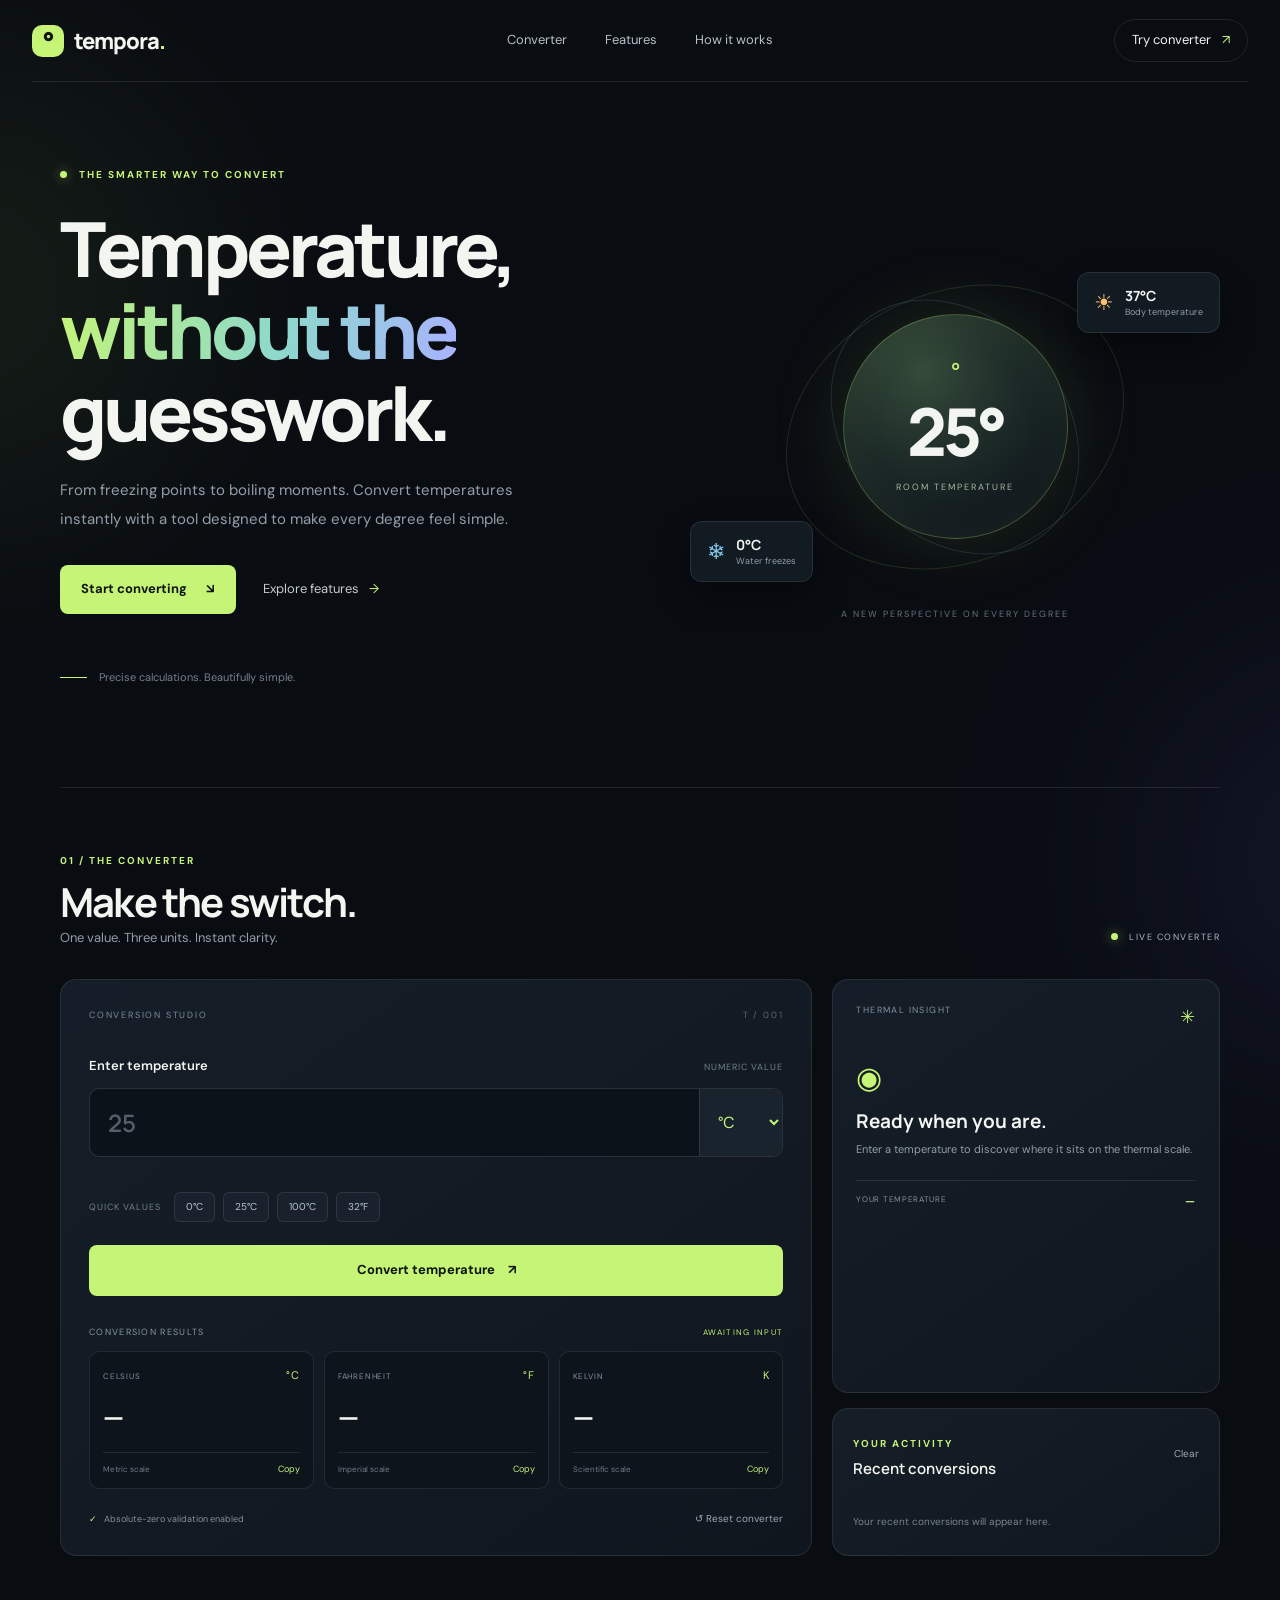
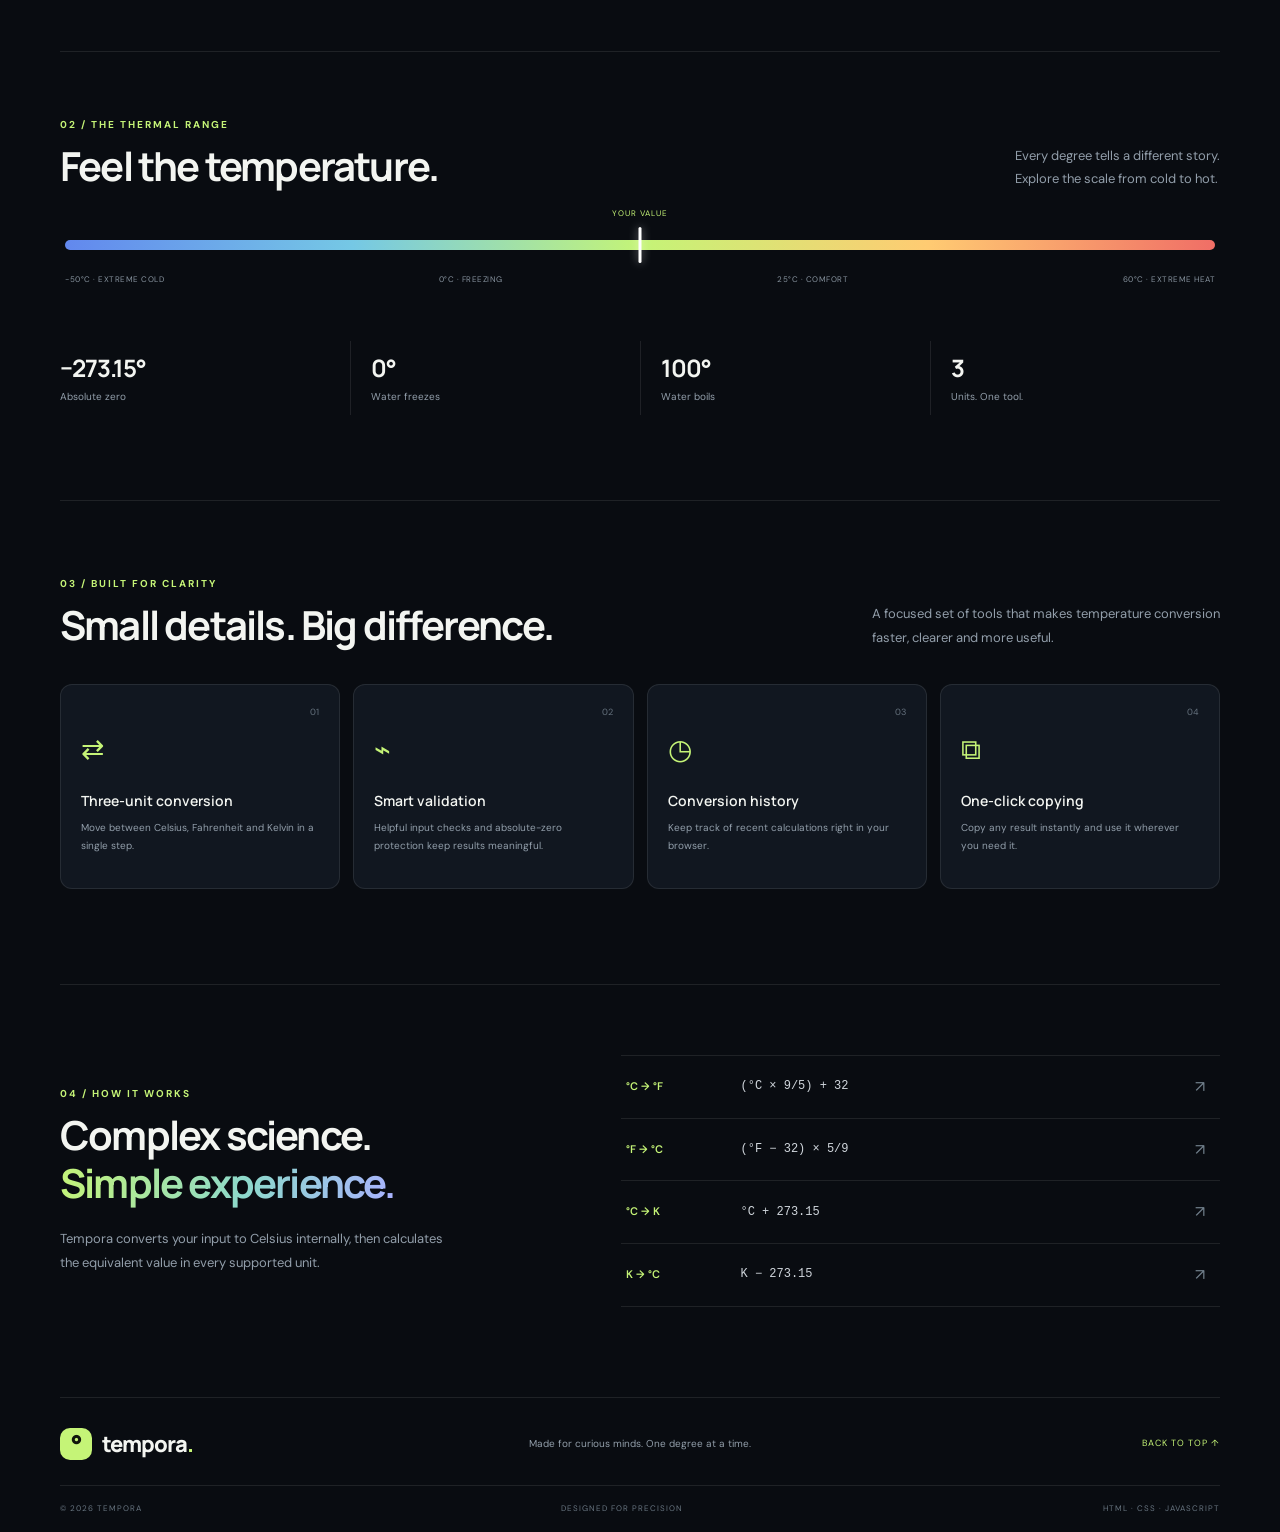
<file: WebDev-L1-Task3-Temperature-Converter-Website/index.html>
<!DOCTYPE html>
<html lang="en">
<head>
  <meta charset="UTF-8">
  <meta name="viewport" content="width=device-width, initial-scale=1.0">
  <meta name="description" content="Tempora — a smarter, more beautiful way to convert temperatures.">
  <title>Tempora — Temperature, Simplified</title>
  <link rel="preconnect" href="https://fonts.googleapis.com">
  <link rel="preconnect" href="https://fonts.gstatic.com" crossorigin>
  <link href="https://fonts.googleapis.com/css2?family=DM+Sans:wght@400;500;600;700&family=Manrope:wght@400;500;600;700;800&display=swap" rel="stylesheet">
  <link rel="stylesheet" href="style.css">
  <script src="script.js" defer></script>
</head>
<body>
  <div class="ambient ambient-one"></div>
  <div class="ambient ambient-two"></div>

  <header class="navbar">
    <a class="brand" href="#home">
      <span class="brand-mark">°</span>
      <span>tempora<span class="brand-dot">.</span></span>
    </a>

    <nav class="nav-links" id="navLinks">
      <a href="#converter">Converter</a>
      <a href="#features">Features</a>
      <a href="#how-it-works">How it works</a>
    </nav>

    <a class="nav-cta" href="#converter">Try converter <span>↗</span></a>
    <button class="menu-toggle" id="menuToggle" aria-label="Toggle navigation" aria-expanded="false">☰</button>
  </header>

  <main>
    <section class="hero section-shell" id="home">
      <div class="hero-copy">
        <div class="eyebrow"><span class="status-dot"></span> THE SMARTER WAY TO CONVERT</div>
        <h1>Temperature,<br><span class="gradient-text">without the</span><br>guesswork.</h1>
        <p class="hero-description">
          From freezing points to boiling moments. Convert temperatures
          instantly with a tool designed to make every degree feel simple.
        </p>
        <div class="hero-actions">
          <a href="#converter" class="button-primary">Start converting <span>↘</span></a>
          <a href="#features" class="text-link">Explore features <span>→</span></a>
        </div>
        <div class="hero-note">
          <span class="note-line"></span>
          <span>Precise calculations. Beautifully simple.</span>
        </div>
      </div>

      <div class="hero-visual">
        <div class="orbit orbit-outer"></div>
        <div class="orbit orbit-inner"></div>
        <div class="temperature-orb" id="heroOrb">
          <span class="orb-symbol">°</span>
          <span class="orb-value" id="heroTemperature">25°</span>
          <span class="orb-caption" id="heroCondition">ROOM TEMPERATURE</span>
        </div>
        <div class="floating-chip chip-top">
          <span class="chip-icon warm-icon">☀</span>
          <span><strong>37°C</strong><small>Body temperature</small></span>
        </div>
        <div class="floating-chip chip-bottom">
          <span class="chip-icon cold-icon">❄</span>
          <span><strong>0°C</strong><small>Water freezes</small></span>
        </div>
        <div class="visual-caption">A NEW PERSPECTIVE ON EVERY DEGREE</div>
      </div>
    </section>

    <section class="converter-section section-shell" id="converter">
      <div class="section-heading">
        <div>
          <div class="eyebrow">01 / THE CONVERTER</div>
          <h2>Make the switch.</h2>
          <p>One value. Three units. Instant clarity.</p>
        </div>
        <div class="live-indicator"><span class="status-dot"></span> LIVE CONVERTER</div>
      </div>

      <div class="converter-layout">
        <div class="converter-card">
          <div class="card-topline">
            <span>CONVERSION STUDIO</span>
            <span class="card-index">T / 001</span>
          </div>

          <div class="input-label-row">
            <label for="temperatureInput">Enter temperature</label>
            <span class="input-hint">NUMERIC VALUE</span>
          </div>

          <div class="input-group">
            <input id="temperatureInput" type="text" inputmode="decimal"
              autocomplete="off" placeholder="25" aria-describedby="errorMessage">
            <select id="inputUnit" aria-label="Select input temperature unit">
              <option value="C">°C</option>
              <option value="F">°F</option>
              <option value="K">K</option>
            </select>
          </div>

          <p class="error-message" id="errorMessage" role="alert"></p>

          <div class="preset-row">
            <span>QUICK VALUES</span>
            <button class="preset" data-value="0" data-unit="C">0°C</button>
            <button class="preset" data-value="25" data-unit="C">25°C</button>
            <button class="preset" data-value="100" data-unit="C">100°C</button>
            <button class="preset" data-value="32" data-unit="F">32°F</button>
          </div>

          <button class="convert-button" id="convertButton">
            Convert temperature <span>↗</span>
          </button>

          <div class="result-heading">
            <span>CONVERSION RESULTS</span>
            <span id="resultStatus">AWAITING INPUT</span>
          </div>

          <div class="results-grid">
            <article class="result-card" data-unit="C">
              <div class="result-card-top"><span>CELSIUS</span><span>°C</span></div>
              <div class="result-value" id="celsiusResult">—</div>
              <div class="result-bottom"><span>Metric scale</span><button class="copy-button" data-copy="celsiusResult" aria-label="Copy Celsius result">Copy</button></div>
            </article>
            <article class="result-card" data-unit="F">
              <div class="result-card-top"><span>FAHRENHEIT</span><span>°F</span></div>
              <div class="result-value" id="fahrenheitResult">—</div>
              <div class="result-bottom"><span>Imperial scale</span><button class="copy-button" data-copy="fahrenheitResult" aria-label="Copy Fahrenheit result">Copy</button></div>
            </article>
            <article class="result-card" data-unit="K">
              <div class="result-card-top"><span>KELVIN</span><span>K</span></div>
              <div class="result-value" id="kelvinResult">—</div>
              <div class="result-bottom"><span>Scientific scale</span><button class="copy-button" data-copy="kelvinResult" aria-label="Copy Kelvin result">Copy</button></div>
            </article>
          </div>

          <div class="converter-footer">
            <span><span class="footer-check">✓</span> Absolute-zero validation enabled</span>
            <button id="resetButton" class="reset-button">↺ Reset converter</button>
          </div>
        </div>

        <aside class="insight-column">
          <div class="insight-card">
            <div class="insight-top"><span>THERMAL INSIGHT</span><span class="sparkle">✳</span></div>
            <div class="insight-icon" id="insightIcon">◉</div>
            <h3 id="insightTitle">Ready when you are.</h3>
            <p id="insightDescription">Enter a temperature to discover where it sits on the thermal scale.</p>
            <div class="insight-divider"></div>
            <div class="insight-meta"><span>YOUR TEMPERATURE</span><strong id="insightValue">—</strong></div>
          </div>

          <div class="history-card">
            <div class="history-heading">
              <div><span class="eyebrow">YOUR ACTIVITY</span><h3>Recent conversions</h3></div>
              <button id="clearHistoryButton" class="clear-button">Clear</button>
            </div>
            <div id="historyList" class="history-list">
              <p class="empty-history">Your recent conversions will appear here.</p>
            </div>
          </div>
        </aside>
      </div>
    </section>

    <section class="spectrum-section section-shell">
      <div class="spectrum-heading">
        <div><div class="eyebrow">02 / THE THERMAL RANGE</div><h2>Feel the temperature.</h2></div>
        <p>Every degree tells a different story.<br>Explore the scale from cold to hot.</p>
      </div>
      <div class="spectrum-track">
        <div class="spectrum-gradient">
          <span class="spectrum-marker" id="spectrumMarker"><span></span><small>YOUR VALUE</small></span>
        </div>
        <div class="spectrum-labels"><span>−50°C · EXTREME COLD</span><span>0°C · FREEZING</span><span>25°C · COMFORT</span><span>60°C · EXTREME HEAT</span></div>
      </div>
      <div class="spectrum-facts">
        <div><span class="fact-number">−273.15°</span><span class="fact-label">Absolute zero</span></div>
        <div><span class="fact-number">0°</span><span class="fact-label">Water freezes</span></div>
        <div><span class="fact-number">100°</span><span class="fact-label">Water boils</span></div>
        <div><span class="fact-number">3</span><span class="fact-label">Units. One tool.</span></div>
      </div>
    </section>

    <section class="features-section section-shell" id="features">
      <div class="section-heading">
        <div><div class="eyebrow">03 / BUILT FOR CLARITY</div><h2>Small details. Big difference.</h2></div>
        <p>A focused set of tools that makes temperature conversion<br>faster, clearer and more useful.</p>
      </div>
      <div class="feature-grid">
        <article class="feature-card">
          <span class="feature-number">01</span><div class="feature-icon">⇄</div>
          <h3>Three-unit conversion</h3><p>Move between Celsius, Fahrenheit and Kelvin in a single step.</p>
        </article>
        <article class="feature-card">
          <span class="feature-number">02</span><div class="feature-icon">⌁</div>
          <h3>Smart validation</h3><p>Helpful input checks and absolute-zero protection keep results meaningful.</p>
        </article>
        <article class="feature-card">
          <span class="feature-number">03</span><div class="feature-icon">◷</div>
          <h3>Conversion history</h3><p>Keep track of recent calculations right in your browser.</p>
        </article>
        <article class="feature-card">
          <span class="feature-number">04</span><div class="feature-icon">⧉</div>
          <h3>One-click copying</h3><p>Copy any result instantly and use it wherever you need it.</p>
        </article>
      </div>
    </section>

    <section class="how-section section-shell" id="how-it-works">
      <div class="how-copy">
        <div class="eyebrow">04 / HOW IT WORKS</div>
        <h2>Complex science.<br><span class="gradient-text">Simple experience.</span></h2>
        <p>Tempora converts your input to Celsius internally, then calculates the equivalent value in every supported unit.</p>
      </div>
      <div class="formula-list">
        <div class="formula-row"><span class="formula-unit">°C → °F</span><code>(°C × 9/5) + 32</code><span class="formula-arrow">↗</span></div>
        <div class="formula-row"><span class="formula-unit">°F → °C</span><code>(°F − 32) × 5/9</code><span class="formula-arrow">↗</span></div>
        <div class="formula-row"><span class="formula-unit">°C → K</span><code>°C + 273.15</code><span class="formula-arrow">↗</span></div>
        <div class="formula-row"><span class="formula-unit">K → °C</span><code>K − 273.15</code><span class="formula-arrow">↗</span></div>
      </div>
    </section>
  </main>

  <footer class="footer section-shell">
    <a class="brand" href="#home"><span class="brand-mark">°</span><span>tempora<span class="brand-dot">.</span></span></a>
    <p>Made for curious minds. One degree at a time.</p>
    <a href="#home" class="back-top">BACK TO TOP ↑</a>
    <div class="footer-bottom"><span>© 2026 TEMPORA</span><span>DESIGNED FOR PRECISION</span><span>HTML · CSS · JAVASCRIPT</span></div>
  </footer>
</body>
</html>
</file>
<file: WebDev-L1-Task3-Temperature-Converter-Website/style.css>
:root {
  --bg: #090c11;
  --surface: #111720;
  --surface-light: #171f2a;
  --border: rgba(255,255,255,.09);
  --text: #f3f5f1;
  --muted: #929eaa;
  --green: #c5f477;
  --green-dark: #9bc84e;
  --blue: #83c9ee;
  --purple: #b6a0ff;
  --danger: #ff777e;
  --font: "DM Sans", sans-serif;
  --display: "Manrope", sans-serif;
}

* { box-sizing: border-box; margin: 0; padding: 0; }
html { scroll-behavior: smooth; scroll-padding-top: 90px; }
body {
  background: var(--bg);
  color: var(--text);
  font-family: var(--font);
  overflow-x: hidden;
  line-height: 1.6;
}
button, input, select { font: inherit; }
button, a { -webkit-tap-highlight-color: transparent; }
a { color: inherit; text-decoration: none; }
button { cursor: pointer; }
::selection { background: var(--green); color: #10150b; }

.ambient {
  position: absolute;
  width: 420px;
  height: 420px;
  border-radius: 50%;
  filter: blur(130px);
  opacity: .11;
  pointer-events: none;
  z-index: -1;
}
.ambient-one { background: #8bbf53; top: 80px; left: -240px; }
.ambient-two { background: #6971e9; top: 650px; right: -280px; }

.section-shell { width: min(1160px, calc(100% - 64px)); margin-inline: auto; }

.navbar {
  height: 82px;
  width: min(1240px, calc(100% - 64px));
  margin: auto;
  display: flex;
  align-items: center;
  justify-content: space-between;
  border-bottom: 1px solid var(--border);
  position: relative;
  z-index: 10;
}
.brand {
  display: inline-flex;
  align-items: center;
  gap: 10px;
  font: 800 22px var(--display);
  letter-spacing: -1px;
}
.brand-mark {
  display: grid;
  place-items: center;
  width: 32px;
  height: 32px;
  border-radius: 10px;
  color: #10150b;
  background: var(--green);
  font-size: 26px;
  line-height: 1;
}
.brand-dot { color: var(--green); }
.nav-links { display: flex; align-items: center; gap: 38px; }
.nav-links a, .nav-cta {
  color: #b7c0ca;
  font-size: 13px;
  transition: color .2s;
}
.nav-links a:hover, .text-link:hover { color: var(--green); }
.nav-cta {
  border: 1px solid var(--border);
  border-radius: 30px;
  padding: 10px 17px;
  color: var(--text);
}
.nav-cta span { color: var(--green); margin-left: 8px; }
.menu-toggle { display: none; background: none; border: 0; color: white; font-size: 24px; }

.hero {
  min-height: 590px;
  display: grid;
  grid-template-columns: 1.05fr .95fr;
  align-items: center;
  gap: 45px;
  padding-block: 85px 100px;
}
.eyebrow {
  color: var(--green);
  font-size: 10px;
  font-weight: 700;
  letter-spacing: 2px;
}
.status-dot {
  display: inline-block;
  width: 7px;
  height: 7px;
  background: var(--green);
  border-radius: 50%;
  margin-right: 8px;
  box-shadow: 0 0 12px #c5f47788;
}
.hero h1 {
  font: 800 clamp(48px, 6vw, 76px)/1.08 var(--display);
  letter-spacing: -4px;
  margin-top: 24px;
}
.gradient-text {
  background: linear-gradient(100deg, var(--green), #8dd9cb 55%, #a9b2ff);
  -webkit-background-clip: text;
  background-clip: text;
  color: transparent;
}
.hero-description {
  max-width: 465px;
  margin-top: 23px;
  color: var(--muted);
  font-size: 15px;
  line-height: 1.9;
}
.hero-actions { display: flex; align-items: center; gap: 27px; margin-top: 32px; }
.button-primary {
  background: var(--green);
  color: #10150b;
  padding: 14px 21px;
  border-radius: 8px;
  font-size: 13px;
  font-weight: 700;
  transition: transform .2s, background .2s;
}
.button-primary:hover { transform: translateY(-3px); background: #d5ff91; }
.button-primary span { margin-left: 16px; }
.text-link { color: #c5cbd1; font-size: 13px; transition: color .2s; }
.text-link span { color: var(--green); margin-left: 7px; }
.hero-note { display: flex; align-items: center; gap: 12px; margin-top: 55px; color: #75818d; font-size: 11px; }
.note-line { width: 27px; height: 1px; background: var(--green); }

.hero-visual { height: 390px; position: relative; display: grid; place-items: center; }
.orbit {
  position: absolute;
  border: 1px solid rgba(197,244,119,.12);
  border-radius: 50%;
  transform: rotate(-24deg);
}
.orbit-outer { width: 350px; height: 270px; }
.orbit-inner { width: 280px; height: 220px; transform: rotate(48deg); border-color: rgba(131,201,238,.15); }
.temperature-orb {
  width: 225px;
  height: 225px;
  border-radius: 50%;
  display: flex;
  flex-direction: column;
  align-items: center;
  justify-content: center;
  background: radial-gradient(circle at 35% 25%, #354b3a, #1c2927 45%, #10171d 75%);
  border: 1px solid rgba(197,244,119,.28);
  box-shadow: 0 0 80px rgba(197,244,119,.12), inset 0 0 45px rgba(197,244,119,.07);
  animation: float 5s ease-in-out infinite;
  z-index: 1;
}
.orb-symbol { font-size: 27px; color: var(--green); line-height: 1; }
.orb-value { font: 800 66px var(--display); letter-spacing: -4px; }
.orb-caption { color: #a9b7a4; font-size: 9px; letter-spacing: 2px; margin-top: 4px; }
@keyframes float { 0%,100% { transform: translateY(0); } 50% { transform: translateY(-12px); } }
.floating-chip {
  position: absolute;
  display: flex;
  align-items: center;
  gap: 11px;
  padding: 12px 16px;
  background: rgba(21,29,37,.9);
  border: 1px solid var(--border);
  border-radius: 12px;
  box-shadow: 0 15px 35px #0005;
  z-index: 2;
  backdrop-filter: blur(12px);
}
.chip-top { top: 40px; right: 0; }
.chip-bottom { bottom: 40px; left: 0; }
.chip-icon { font-size: 22px; }
.warm-icon { color: #ffc16f; }
.cold-icon { color: var(--blue); }
.floating-chip strong, .floating-chip small { display: block; }
.floating-chip strong { font: 700 14px var(--display); }
.floating-chip small { color: var(--muted); font-size: 9px; }
.visual-caption { position: absolute; bottom: 0; color: #67727d; font-size: 9px; letter-spacing: 2px; }

.converter-section { padding-block: 65px 95px; border-top: 1px solid var(--border); }
.section-heading, .spectrum-heading {
  display: flex;
  align-items: end;
  justify-content: space-between;
  gap: 25px;
  margin-bottom: 30px;
}
.section-heading h2, .spectrum-heading h2, .how-copy h2 {
  font: 700 clamp(29px, 4vw, 40px)/1.2 var(--display);
  letter-spacing: -1.8px;
  margin-top: 9px;
}
.section-heading p, .spectrum-heading > p { color: var(--muted); font-size: 13px; line-height: 1.8; }
.live-indicator { color: #aeb8c1; font-size: 9px; letter-spacing: 1.5px; padding-bottom: 5px; }
.converter-layout { display: grid; grid-template-columns: 1.65fr .85fr; gap: 20px; align-items: stretch; }
.converter-card, .insight-card, .history-card {
  background: linear-gradient(145deg, #151e28, #10161e);
  border: 1px solid var(--border);
  border-radius: 16px;
}
.converter-card { padding: 28px; }
.card-topline, .input-label-row, .result-heading, .converter-footer, .result-card-top, .result-bottom {
  display: flex;
  justify-content: space-between;
  align-items: center;
}
.card-topline { color: #7e8b97; font-size: 9px; letter-spacing: 1.8px; margin-bottom: 34px; }
.card-index { color: #596572; }
.input-label-row label { font-size: 13px; font-weight: 600; }
.input-hint { color: #71808c; font-size: 9px; letter-spacing: 1px; }
.input-group {
  display: flex;
  border: 1px solid rgba(255,255,255,.13);
  background: #0c1219;
  border-radius: 10px;
  margin-top: 11px;
  overflow: hidden;
  transition: border .2s, box-shadow .2s;
}
.input-group:focus-within { border-color: var(--green); box-shadow: 0 0 0 3px rgba(197,244,119,.08); }
.input-group input {
  min-width: 0;
  flex: 1;
  padding: 17px 18px;
  color: white;
  font: 600 24px var(--display);
  background: transparent;
  border: 0;
  outline: 0;
}
.input-group input::placeholder { color: #53606c; }
.input-group select {
  width: 83px;
  color: var(--green);
  background: #19232d;
  border: 0;
  border-left: 1px solid var(--border);
  padding: 0 14px;
  outline: 0;
  cursor: pointer;
}
.input-group select option { background: #151e28; }
.error-message { color: var(--danger); min-height: 20px; font-size: 11px; padding-top: 4px; }
.preset-row { display: flex; align-items: center; flex-wrap: wrap; gap: 8px; margin: 15px 0 23px; }
.preset-row > span { color: #74818c; font-size: 9px; letter-spacing: 1px; margin-right: 5px; }
.preset {
  padding: 6px 11px;
  border-radius: 6px;
  border: 1px solid var(--border);
  background: #19222c;
  color: #b9c4cd;
  font-size: 10px;
  transition: .2s;
}
.preset:hover { color: var(--green); border-color: #c5f47777; }
.convert-button {
  width: 100%;
  padding: 15px;
  border: 0;
  border-radius: 8px;
  color: #10150b;
  background: var(--green);
  font-size: 13px;
  font-weight: 700;
  transition: .2s;
}
.convert-button:hover { background: #d8ff9b; transform: translateY(-2px); }
.convert-button span { margin-left: 10px; }
.result-heading { color: #8996a2; font-size: 9px; letter-spacing: 1.3px; margin: 29px 0 12px; }
#resultStatus { color: var(--green); font-size: 8px; }
.results-grid { display: grid; grid-template-columns: repeat(3, 1fr); gap: 10px; }
.result-card {
  min-width: 0;
  padding: 15px 13px 12px;
  background: #0d141c;
  border: 1px solid var(--border);
  border-radius: 10px;
  transition: border .2s, background .2s, transform .2s;
}
.result-card.selected { border-color: rgba(197,244,119,.5); background: rgba(197,244,119,.045); }
.result-card-top { color: #81909c; font-size: 8px; letter-spacing: .8px; }
.result-card-top span:last-child { color: var(--green); font-size: 11px; }
.result-value { font: 700 clamp(19px, 2.3vw, 27px) var(--display); letter-spacing: -1px; margin: 13px 0 17px; overflow-wrap: anywhere; }
.result-bottom { border-top: 1px solid var(--border); padding-top: 9px; color: #6f7c88; font-size: 8px; }
.copy-button { border: 0; color: var(--green); background: none; font-size: 9px; }
.copy-button:hover { text-decoration: underline; }
.converter-footer { gap: 10px; flex-wrap: wrap; margin-top: 22px; color: #83909b; font-size: 9px; }
.footer-check { color: var(--green); margin-right: 5px; }
.reset-button, .clear-button { border: 0; background: none; color: #9ba8b2; font-size: 10px; }
.reset-button:hover, .clear-button:hover { color: var(--green); }

.insight-column { display: flex; flex-direction: column; gap: 15px; }
.insight-card { padding: 23px; flex: 1; min-height: 230px; }
.insight-top { display: flex; justify-content: space-between; color: #84919c; font-size: 9px; letter-spacing: 1.4px; }
.sparkle { color: var(--green); font-size: 18px; }
.insight-icon { font-size: 30px; color: var(--green); margin-top: 22px; }
.insight-card h3 { font: 700 19px var(--display); margin-top: 6px; }
.insight-card p { color: var(--muted); font-size: 11px; line-height: 1.8; margin-top: 6px; }
.insight-divider { height: 1px; background: var(--border); margin: 20px 0 12px; }
.insight-meta { display: flex; justify-content: space-between; color: #87939d; font-size: 8px; letter-spacing: .7px; }
.insight-meta strong { color: var(--green); font-size: 11px; }
.history-card { padding: 20px; }
.history-heading { display: flex; justify-content: space-between; align-items: center; }
.history-heading h3 { font: 600 15px var(--display); margin-top: 4px; }
.empty-history { color: #788590; font-size: 10px; padding: 20px 0 5px; }
.history-list { display: flex; flex-direction: column; gap: 8px; margin-top: 15px; }
.history-item { display: flex; justify-content: space-between; align-items: center; gap: 8px; border-top: 1px solid var(--border); padding-top: 9px; }
.history-item strong { display: block; font-size: 11px; font-weight: 600; }
.history-item small { display: block; color: #82909b; font-size: 9px; }
.history-item button { border: 0; color: var(--green); background: none; font-size: 9px; }

.spectrum-section { padding-block: 65px 85px; border-top: 1px solid var(--border); }
.spectrum-heading { margin-bottom: 50px; }
.spectrum-track { padding: 0 5px; }
.spectrum-gradient {
  position: relative;
  height: 10px;
  border-radius: 20px;
  background: linear-gradient(90deg, #6288ee, #75c8e5, #c4f477, #ffcb72, #f06e66);
}
.spectrum-marker { position: absolute; left: 50%; top: -13px; transform: translateX(-50%); transition: left .4s ease; }
.spectrum-marker > span { display: block; width: 3px; height: 36px; background: white; border-radius: 5px; box-shadow: 0 0 10px #fff8; }
.spectrum-marker small { position: absolute; top: -20px; left: 50%; transform: translateX(-50%); white-space: nowrap; color: var(--green); font-size: 8px; letter-spacing: 1px; }
.spectrum-labels { display: flex; justify-content: space-between; gap: 10px; color: #87939e; font-size: 8px; letter-spacing: .5px; margin-top: 23px; }
.spectrum-facts { display: grid; grid-template-columns: repeat(4, 1fr); margin-top: 55px; }
.spectrum-facts > div { padding: 10px 20px; border-left: 1px solid var(--border); }
.spectrum-facts > div:first-child { border: 0; padding-left: 0; }
.fact-number, .fact-label { display: block; }
.fact-number { font: 700 24px var(--display); letter-spacing: -1px; }
.fact-label { color: var(--muted); font-size: 10px; margin-top: 5px; }

.features-section { padding-block: 75px 95px; border-top: 1px solid var(--border); }
.feature-grid { display: grid; grid-template-columns: repeat(4, 1fr); gap: 13px; margin-top: 35px; }
.feature-card {
  position: relative;
  min-height: 205px;
  padding: 23px 20px;
  background: var(--surface);
  border: 1px solid var(--border);
  border-radius: 12px;
  transition: transform .25s, border .25s;
}
.feature-card:hover { transform: translateY(-5px); border-color: #c5f47755; }
.feature-number { position: absolute; top: 20px; right: 20px; color: #65717d; font-size: 9px; }
.feature-icon { color: var(--green); font-size: 28px; margin: 20px 0 18px; }
.feature-card h3 { font: 600 14px var(--display); }
.feature-card p { color: var(--muted); font-size: 10px; line-height: 1.8; margin-top: 9px; }

.how-section { padding-block: 70px 90px; border-top: 1px solid var(--border); display: grid; grid-template-columns: .9fr 1.1fr; gap: 70px; align-items: center; }
.how-copy p { max-width: 390px; color: var(--muted); font-size: 13px; line-height: 1.9; margin-top: 20px; }
.formula-list { border-top: 1px solid var(--border); }
.formula-row { display: grid; grid-template-columns: 100px 1fr 20px; align-items: center; gap: 15px; padding: 18px 5px; border-bottom: 1px solid var(--border); }
.formula-unit { color: var(--green); font-size: 11px; font-weight: 600; }
.formula-row code { color: #d0d6dc; font-size: 12px; }
.formula-arrow { color: #71808c; }

.footer { border-top: 1px solid var(--border); padding-block: 30px 18px; display: grid; grid-template-columns: 1fr 1fr 1fr; align-items: center; }
.footer > p { text-align: center; color: var(--muted); font-size: 10px; }
.back-top { justify-self: end; color: var(--green); font-size: 9px; letter-spacing: 1px; }
.footer-bottom { grid-column: 1 / -1; display: flex; justify-content: space-between; border-top: 1px solid var(--border); margin-top: 25px; padding-top: 16px; color: #687580; font-size: 8px; letter-spacing: 1px; }

@media (max-width: 900px) {
  .hero { gap: 15px; }
  .hero h1 { font-size: 59px; }
  .converter-layout { grid-template-columns: 1fr; }
  .insight-column { display: grid; grid-template-columns: 1fr 1fr; }
  .feature-grid { grid-template-columns: repeat(2, 1fr); }
}
@media (max-width: 650px) {
  .section-shell, .navbar { width: min(100% - 36px, 520px); }
  .navbar { height: 70px; }
  .nav-cta { display: none; }
  .menu-toggle { display: block; }
  .nav-links {
    display: none;
    position: absolute;
    top: 69px;
    left: 0;
    right: 0;
    padding: 18px;
    flex-direction: column;
    align-items: flex-start;
    gap: 18px;
    background: #111720;
    border: 1px solid var(--border);
    border-radius: 0 0 12px 12px;
  }
  .nav-links.open { display: flex; }
  .hero { grid-template-columns: 1fr; padding-block: 65px 55px; gap: 15px; }
  .hero h1 { font-size: clamp(48px, 13vw, 65px); letter-spacing: -3px; }
  .hero-description { font-size: 13px; }
  .hero-note { margin-top: 30px; }
  .hero-visual { height: 330px; }
  .temperature-orb { width: 190px; height: 190px; }
  .orb-value { font-size: 55px; }
  .orbit-outer { width: 290px; height: 230px; }
  .orbit-inner { width: 235px; height: 190px; }
  .chip-top { right: 0; top: 20px; }
  .chip-bottom { left: 0; bottom: 28px; }
  .floating-chip { padding: 9px 11px; }
  .visual-caption { font-size: 7px; }
  .converter-section, .spectrum-section, .features-section, .how-section { padding-block: 55px; }
  .section-heading, .spectrum-heading { align-items: flex-start; flex-direction: column; gap: 12px; }
  .section-heading h2, .spectrum-heading h2, .how-copy h2 { font-size: 31px; }
  .converter-card { padding: 18px 14px; }
  .card-topline { margin-bottom: 24px; }
  .results-grid { gap: 6px; }
  .result-card { padding: 12px 8px 10px; }
  .result-card-top { font-size: 7px; }
  .result-value { font-size: clamp(16px, 5vw, 23px); }
  .result-bottom { font-size: 7px; }
  .copy-button { font-size: 8px; }
  .preset-row { gap: 6px; }
  .preset-row > span { width: 100%; }
  .insight-column { grid-template-columns: 1fr; }
  .spectrum-labels { font-size: 6px; }
  .spectrum-facts { grid-template-columns: repeat(2, 1fr); gap: 20px 0; margin-top: 40px; }
  .spectrum-facts > div:nth-child(3) { border-left: 0; padding-left: 0; }
  .fact-number { font-size: 21px; }
  .feature-grid { grid-template-columns: 1fr 1fr; gap: 9px; }
  .feature-card { padding: 17px 13px; min-height: 190px; }
  .feature-card h3 { font-size: 12px; }
  .feature-card p { font-size: 9px; }
  .how-section { grid-template-columns: 1fr; gap: 30px; }
  .formula-row { grid-template-columns: 75px 1fr 15px; gap: 8px; }
  .formula-row code { font-size: 10px; }
  .footer { grid-template-columns: 1fr auto; gap: 15px; }
  .footer > p { grid-column: 1 / -1; grid-row: 2; text-align: left; }
  .back-top { grid-column: 2; grid-row: 1; }
  .footer-bottom { gap: 10px; flex-wrap: wrap; font-size: 7px; }
}
@media (max-width: 370px) {
  .results-grid { grid-template-columns: 1fr; }
  .result-value { font-size: 24px; }
  .feature-grid { grid-template-columns: 1fr; }
  .spectrum-labels { flex-wrap: wrap; }
}
@media (prefers-reduced-motion: reduce) {
  *, *::before, *::after { scroll-behavior: auto !important; animation-duration: .01ms !important; transition-duration: .01ms !important; }
}
</file>
